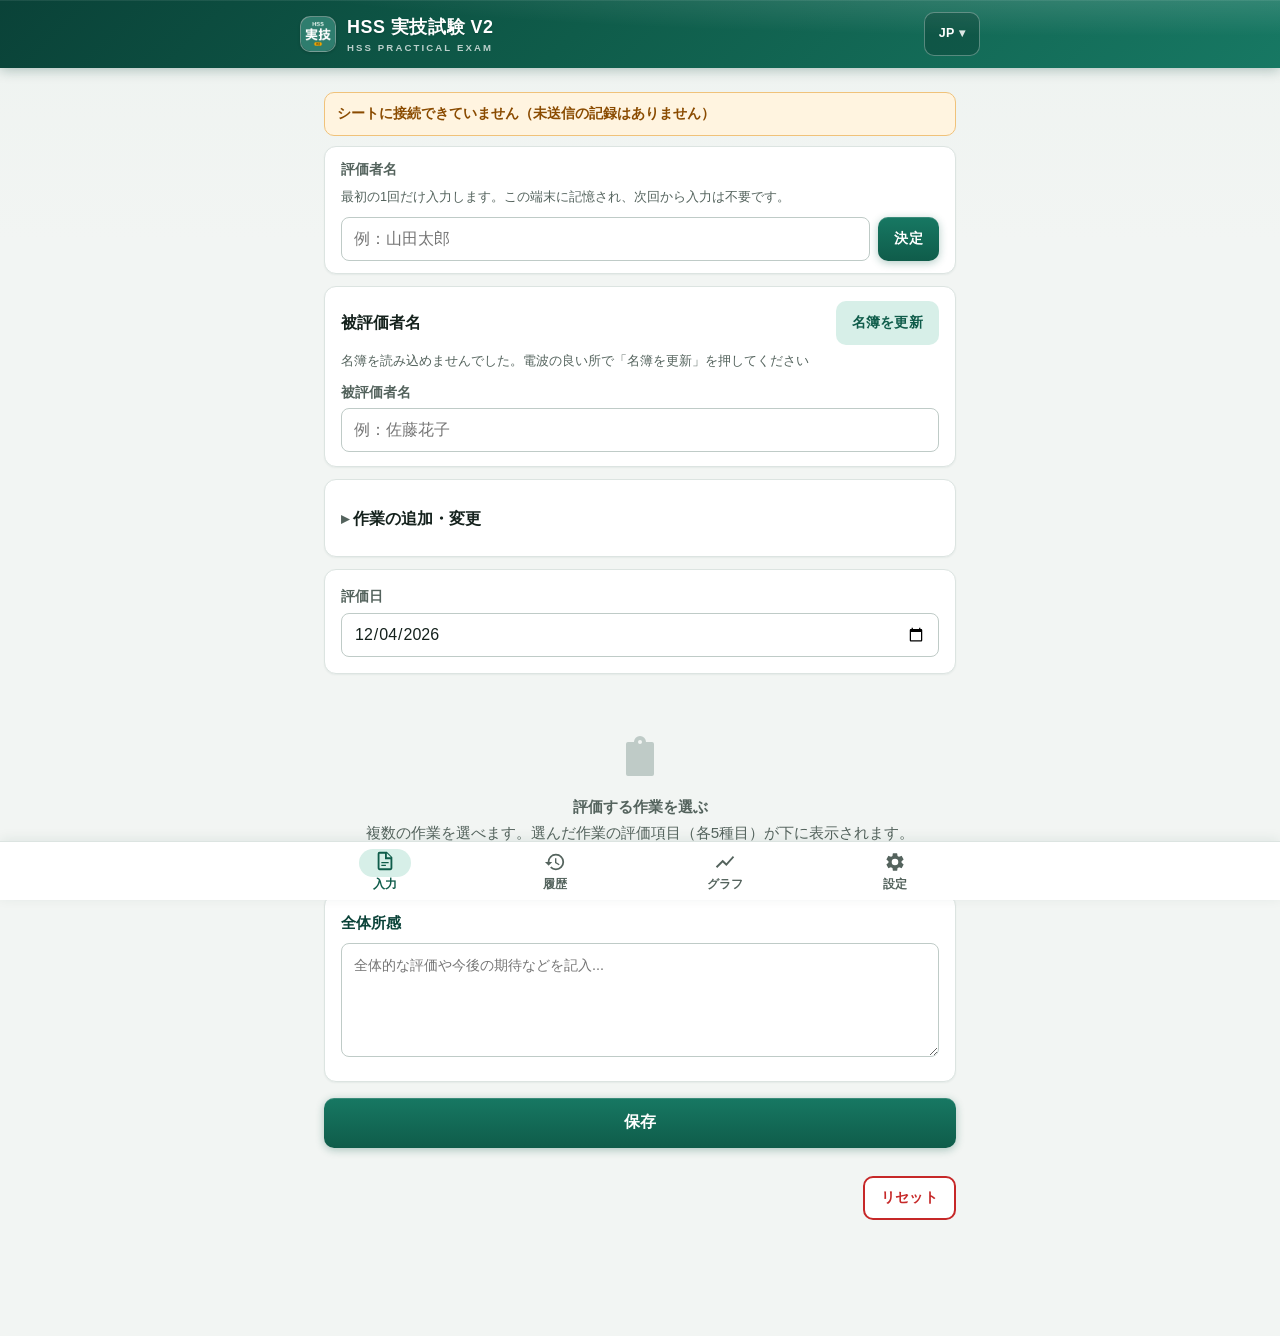
<file: index.html>
<!DOCTYPE html>
<html lang="ja">
<head>
<meta charset="UTF-8">
<meta name="viewport" content="width=device-width, initial-scale=1.0, viewport-fit=cover">
<title>HSS 実技試験 V2</title>
<meta name="description" content="HSS認定制度の実技試験V2。作業別評価専門・複数作業を選んで一括採点。オフライン対応PWA">
<meta name="color-scheme" content="light">
<meta name="theme-color" content="#0f5c4a">
<meta name="apple-mobile-web-app-capable" content="yes">
<meta name="apple-mobile-web-app-status-bar-style" content="black-translucent">
<meta name="apple-mobile-web-app-title" content="実技試験">
<link rel="manifest" href="manifest.json">
<link rel="icon" href="icon-192.png">
<link rel="apple-touch-icon" href="icon-192.png">
<script src="chart.umd.min.js" defer></script>
<link rel="stylesheet" href="styles.css">
<link rel="stylesheet" href="v2.css">
</head>
<body>

<header class="hdr">
  <div class="brand">
    <span class="brand-mk" aria-hidden="true"><img src="icon-192.png" alt="" width="36" height="36"></span>
    <div>
      <h1 data-t="appTitle">HSS 実技試験 V2</h1>
      <span class="brand-sub">HSS PRACTICAL EXAM</span>
    </div>
  </div>
  <!-- 言語切替: 今の言語だけを出す1ボタン → 押すと4言語のメニュー（採点の途中では変えないので幅を取らせない） -->
  <div class="lsw">
    <button type="button" id="lswBtn" class="lsw-btn" onclick="toggleLangMenu()" aria-expanded="false" aria-controls="lswMenu" aria-label="Language: 日本語"><span id="lswCur">JP</span><span class="lsw-car" aria-hidden="true">▾</span></button>
    <div id="lswMenu" class="lsw-menu" role="group" aria-label="Language" data-aria="ariaLang" hidden>
      <button type="button" class="on" onclick="setLang('ja')" aria-pressed="true" lang="ja" data-code="JP">JP<span class="lsw-nm">日本語</span></button>
      <button type="button" onclick="setLang('en')" aria-pressed="false" lang="en" data-code="EN">EN<span class="lsw-nm">English</span></button>
      <button type="button" onclick="setLang('vi')" aria-pressed="false" lang="vi" data-code="VI">VI<span class="lsw-nm">Tiếng Việt</span></button>
      <button type="button" onclick="setLang('id')" aria-pressed="false" lang="id" data-code="ID">ID<span class="lsw-nm">Bahasa Indonesia</span></button>
    </div>
  </div>
</header>

<!-- 新しい版の通知（採点途中なら保存後に再読み込み。途中でなければ自動で再読み込み） -->
<div class="updbar" id="updBar" role="status" aria-live="polite" hidden>
  <span data-t="updReady">新しい版のアプリがあります。</span>
  <button type="button" class="b b1 b-slim" onclick="reloadApp()" data-t="btnReloadApp">再読み込み</button>
</div>

<div class="ebar" id="editBar">
  <span data-t="editingBanner">編集中</span>
  <button onclick="redoFromEdit()" data-t="btnRedo">やり直し（新しく採点）</button>
  <button onclick="cancelEdit()" data-t="cancelEdit">取消</button>
</div>

<!-- 入力 -->
<div id="pgIn" class="pg on">
  <div class="prog" id="prog"><div class="prog-b" id="progB" role="progressbar" aria-valuemin="0" aria-valuemax="0" aria-valuenow="0"><div class="prog-f" id="progF"></div></div><span class="prog-who" id="progWho" hidden></span><span class="prog-t" id="progT"></span><button type="button" id="missNext" class="miss-next" onclick="missNext()" hidden></button></div>

  <div id="syncBar" class="syncbar" role="status" aria-live="polite"></div>

  <!-- 評価者（一度入れたら記憶） -->
  <div class="cd evbox" id="evBox">
    <div id="evShow" class="ev-show">
      <span class="ev-lbl" data-t="labelEvaluator">評価者名</span>
      <strong id="evName" class="ev-nm"></strong>
      <button class="b b3 b-slim" onclick="editEvaluator()" data-t="btnChange">変更</button>
    </div>
    <div id="evEdit" class="ev-edit">
      <label for="fEv" data-t="labelEvaluator">評価者名</label>
      <p class="wsel-hint" data-t="evHint">最初の1回だけ入力します。この端末に記憶され、次回から入力は不要です。</p>
      <div class="ev-row">
        <input type="text" id="fEv" data-ph="phEv" placeholder="例：山田太郎" autocomplete="name" enterkeyhint="done">
        <button class="b b1 b-slim" onclick="commitEvaluator()" data-t="btnOk">決定</button>
      </div>
    </div>
  </div>

  <!-- 被評価者タブ（シートの「受験者」から） -->
  <div class="cd eebox">
    <div class="wsel-hd">
      <h3 data-t="labelEvaluatee">被評価者名</h3>
      <button class="b b3 b-slim" onclick="reloadRoster()" data-t="btnReload">名簿を更新</button>
    </div>
    <div class="efarms-wrap"><div id="eeFarms" class="efarms" role="group" aria-label="Farm" data-aria="ariaFarm"></div><span class="efarms-more" id="eeFarmsMore" aria-hidden="true" hidden>›</span></div>
    <div id="eeFindBox" class="ee-find" hidden>
      <input type="search" id="eeFind" data-ph="eeFindPh" placeholder="名前で探す" aria-label="Search" data-aria="ariaSearch" autocomplete="off" enterkeyhint="search">
    </div>
    <div id="eeTabs" class="eetabs" role="group" aria-label="Evaluatee" data-aria="ariaEe"></div>
    <p id="eeNote" class="wsel-hint" aria-live="polite" hidden></p>
    <p id="eeWarn" class="eewarn" role="status" hidden></p>
    <button type="button" id="eeAdd" class="b b3 b-slim ee-add" onclick="openManualEe()" data-t="eeAddManual" hidden>＋ 名簿にない人を入力</button>
    <div id="eeManual" class="ee-manual">
      <label for="fEe" data-t="labelEvaluatee">被評価者名</label>
      <input type="text" id="fEe" data-ph="phEe" placeholder="例：佐藤花子">
    </div>
  </div>

  <!-- 作業の複数選択パネル（名簿の作業が自動で入る。手動で変更も可） -->
  <details class="cd wsel" id="wselBox">
    <summary class="wsel-hd">
      <h3 data-t="wselTitle">作業の追加・変更</h3>
      <span class="wsel-cnt" id="wselCnt" aria-live="polite"></span>
    </summary>
    <p class="wsel-hint" data-t="wselHint">名簿の人を選ぶと作業は自動で入ります。ここは作業を足す・外す時や、名簿にない人を評価する時に使います。</p>
    <div id="wselCats"></div>
    <div class="wsel-acts">
      <button class="b b2 b-slim" onclick="clearWorks()" data-t="btnClearSel">選択を全て解除</button>
    </div>
  </details>

  <div class="cd meta">
    <label for="fDate" data-t="labelDate">評価日</label>
    <input type="date" id="fDate">
  </div>

  <div id="eeCur" class="eecur" role="status" tabindex="-1" hidden></div>
  <div id="cards"></div>

  <div class="cd oasec">
    <h3 id="fOvLbl" data-t="overall">全体所感</h3>
    <textarea id="fOv" class="oata" rows="4" maxlength="4000" data-ph="phOv" aria-labelledby="fOvLbl" placeholder="全体的な評価や今後の期待などを記入..."></textarea>
  </div>
  <!-- 保存は全幅。リセット（全採点が消える）は離して小さく＝手袋での誤タップを防ぐ -->
  <div class="bg bg-save">
    <button class="b b1" id="btnSave" onclick="doSave()" data-t="btnSave">保存</button>
  </div>
  <div class="bg-reset"><button class="b b2 b-slim" onclick="doReset()" data-t="btnReset">リセット</button></div>
  <!-- ホーム画面から起動していない時の案内（Safari はホーム画面に無いサイトの保存を7日で消す）。
       名簿の1人目が初期画面に入るよう、入力タブでは末尾に置く（設定タブにも同じ案内） -->
  <details id="a2hsBar" class="a2hsbar mt12" hidden><summary data-t="a2hs">⚠ ホーム画面に追加してください（未送信の記録を守るため）</summary><span data-t="a2hsSteps"></span></details>
</div>

<!-- 履歴 -->
<div id="pgHi" class="pg">
  <div class="hctrl">
    <select id="hFil" onchange="drawHist()"><option value="" data-t="filterAll">全員</option></select>
    <button class="b b3 b-slim" onclick="doCSV()" data-t="btnCSV">CSV出力</button>
  </div>
  <div id="hList" class="hlist"></div>
</div>

<!-- グラフ -->
<div id="pgCh" class="pg">
  <div class="chc">
    <label for="chSel" data-t="selEe">被評価者を選択</label>
    <select id="chSel" onchange="onChPerson()"><option value="" data-t="selPh">-- 選択してください --</option></select>
    <label for="chWork" data-t="chWorkLbl">作業</label>
    <select id="chWork" onchange="drawCharts()"></select>
  </div>
  <div id="chArea">
    <div class="chb"><h3 data-t="chLine">平均点の推移</h3><canvas id="cvL"></canvas></div>
    <div class="chb"><h3 data-t="chRadar">種目別レーダーチャート（直近）</h3><canvas id="cvR"></canvas></div>
  </div>
  <div id="chNone" class="nd" style="display:none" data-t="selEe"></div>
</div>

<!-- 設定 -->
<div id="pgCfg" class="pg">
  <div class="cfg-blk">
    <label for="cfgUrl" data-t="sheetUrlLbl">記録用スプレッドシートの送信先URL（GAS …/exec）</label>
    <input type="url" id="cfgUrl" inputmode="url" autocomplete="off" placeholder="https://script.google.com/macros/s/…/exec">
    <label for="cfgTok" class="mt12" data-t="tokLbl">合言葉</label>
    <input type="text" id="cfgTok" autocomplete="off" autocapitalize="off" spellcheck="false">
    <div class="mt12"><button class="b b1 b-full" onclick="saveSheetUrl()" data-t="btnSaveUrl">送信先を保存して接続確認</button></div>
  </div>
  <div class="cfg-blk">
    <label for="cfgExamStart" data-t="examStartLbl">試験開始日</label>
    <input type="date" id="cfgExamStart" onchange="setExamStart(this.value)">
    <p class="cfg-hint mt12" data-t="examStartHint">この日以降の記録で「実施済・途中・残り」を数えます（2日以上に分けた試験も続きから）。前回の試験の記録が端末に残っている時に設定してください。空欄＝端末の全記録。</p>
  </div>
  <div class="cfg-blk">
    <p data-t="backupHint" class="cfg-hint">端末の故障や誤消去に備えて、全評価データを1ファイルに保存できます。復元では既存の記録は残り、新しい記録だけが追加されます。</p>
    <button class="b b4 b-full" onclick="exportAll()" data-t="expAll">⬇ 全データをバックアップ</button>
    <div class="mt12">
      <button class="b b3 b-full" onclick="document.getElementById('impAllFile').click()" data-t="impAll">⬆ バックアップから復元</button>
    </div>
    <input type="file" id="impAllFile" accept="application/json,.json" style="display:none" onchange="importAll(this)">
  </div>
  <div class="cfg-blk">
    <p class="cfg-hint" data-t="aboutHint">評価項目（各作業5種目・レベル1〜5基準）は睦沢農場「業務の目的と注意点」と現場マニュアルに基づいています。項目の変更はアプリ更新で行います。</p>
    <p class="cfg-hint" id="dataVer"></p>
    <p class="cfg-hint" id="storeSt"></p>
  </div>
</div>

<!-- モーダル -->
<div class="mo" id="modal" role="dialog" aria-modal="true" aria-labelledby="moTitle" onclick="if(event.target===this)closeMo()">
  <div class="mc" id="moBody"></div>
</div>
<div class="toast" id="toast" role="status" aria-live="polite"></div>

<!-- タブ -->
<nav class="tabs" aria-label="Main" data-aria="ariaMain">
  <button class="on" data-pg="pgIn" onclick="swTab(this)">
    <svg viewBox="0 0 24 24"><path d="M14 2H6a2 2 0 0 0-2 2v16a2 2 0 0 0 2 2h12a2 2 0 0 0 2-2V8l-6-6zM14 3.5L18.5 8H14V3.5zM6 20V4h6v6h6v10H6z"/><path d="M8 13h8v1.5H8zM8 16h5v1.5H8z"/></svg>
    <span data-t="tabIn">入力</span>
  </button>
  <button data-pg="pgHi" onclick="swTab(this)">
    <svg viewBox="0 0 24 24"><path d="M13 3a9 9 0 0 0-9 9H1l3.89 3.89.07.14L9 12H6c0-3.87 3.13-7 7-7s7 3.13 7 7-3.13 7-7 7c-1.93 0-3.68-.79-4.94-2.06l-1.42 1.42A8.954 8.954 0 0 0 13 21a9 9 0 0 0 0-18zm-1 5v5l4.28 2.54.72-1.21-3.5-2.08V8H12z"/></svg>
    <span data-t="tabHi">履歴</span>
  </button>
  <button data-pg="pgCh" onclick="swTab(this)">
    <svg viewBox="0 0 24 24"><path d="M3.5 18.49l6-6.01 4 4L22 6.92l-1.41-1.41-7.09 7.97-4-4L2 16.99z"/></svg>
    <span data-t="tabCh">グラフ</span>
  </button>
  <button data-pg="pgCfg" onclick="swTab(this)">
    <svg viewBox="0 0 24 24"><path d="M19.14 12.94c.04-.3.06-.61.06-.94 0-.32-.02-.64-.07-.94l2.03-1.58a.49.49 0 0 0 .12-.61l-1.92-3.32a.49.49 0 0 0-.59-.22l-2.39.96c-.5-.38-1.03-.7-1.62-.94l-.36-2.54a.48.48 0 0 0-.48-.41h-3.84a.48.48 0 0 0-.48.41l-.36 2.54c-.59.24-1.13.57-1.62.94l-2.39-.96a.49.49 0 0 0-.59.22L2.74 8.87a.48.48 0 0 0 .12.61l2.03 1.58c-.05.3-.07.62-.07.94s.02.64.07.94l-2.03 1.58a.49.49 0 0 0-.12.61l1.92 3.32c.12.22.37.29.59.22l2.39-.96c.5.38 1.03.7 1.62.94l.36 2.54c.05.24.26.41.48.41h3.84c.24 0 .44-.17.48-.41l.36-2.54c.59-.24 1.13-.56 1.62-.94l2.39.96c.22.08.47 0 .59-.22l1.92-3.32c.12-.22.07-.47-.12-.61l-2.01-1.58zM12 15.6A3.6 3.6 0 1 1 12 8.4a3.6 3.6 0 0 1 0 7.2z"/></svg>
    <span data-t="tabCfg">設定</span>
  </button>
</nav>

<script src="works-v2.js"></script>
<script src="tenant-config.js"></script>
<script src="js/config.js"></script>
<script src="js/util.js"></script>
<script src="js/i18n.js"></script>
<script src="js/data.js"></script>
<script src="js/store.js"></script>
<script src="js/person.js"></script>
<script src="js/contract.js"></script>
<script src="js/ui.js"></script>
<script src="js/sync.js"></script>
<script src="js/app.js"></script>
</body>
</html>
</file>
<file: styles.css>
/* ==============================================================
   HSS 評価システム — スタイルシート v3
   設計方針: ビジネス調・視認性最優先（高コントラスト / 44px+ タップ領域）
   構成: 1.トークン 2.ベース 3.ヘッダー 4.バー類 5.ページ/カード
        6.入力 7.採点 8.基準 9.ボタン 10.履歴 11.モーダル
        12.グラフ 13.設定 14.フィードバック 15.ナビ 16.応答/印刷
   ============================================================== */

/* ---------- 1. デザイントークン ---------- */
*,*::before,*::after{box-sizing:border-box;margin:0;padding:0}
:root{
  /* ブランド（深緑） */
  --pri:#177863;
  --pri-d:#0f5c4a;
  --pri-dd:#0a4238;
  --pri-l:#d7efe8;
  --pri-ll:#eef8f4;
  /* スコア5段階（信号系・文字色はWCAG 4.5:1以上を各背景で担保）
     背景が明るい 2〜4 は濃色文字、暗い 1・5 は白文字 */
  --s5:#12753a;--s5-tx:#ffffff;
  --s4:#7cb342;--s4-tx:#1f3308;
  --s3:#f6b100;--s3-tx:#4a3800;
  --s2:#f57c00;--s2-on:#401f00;--s2-tx:#a34700;
  --s1:#c62828;--s1-tx:#c62828;
  --s1-l:#fdecea;--s2-l:#fff3e0;
  /* ニュートラル */
  --bg:#f2f5f3;
  --card:#ffffff;
  --txt:#14211c;
  --sub:#54635d;
  --bdr:#dce4e1;
  --bdr-strong:#bfcbc7;
  /* 形状・影（ブランド色を含む多層シャドウ） */
  --r-sm:8px;--r:12px;--r-lg:18px;
  --sh:0 1px 2px rgba(10,66,56,.05),0 3px 12px rgba(10,66,56,.06);
  --sh-lg:0 6px 16px rgba(10,66,56,.10),0 16px 40px rgba(10,66,56,.14);
  /* タップ領域の最低寸法 */
  --tap:44px;
  --fs-work:1.55rem;--fs-item:1.3rem;--fs-num:1.05rem;--fs-ui:.8rem;
  --sp-1:4px;--sp-2:8px;--sp-3:12px;--sp-4:16px;--sp-5:24px;--r-pill:999px;
  --sh-sel:0 6px 14px rgba(10,66,56,.22);--ring:0 0 0 3px #fff,0 0 0 5px var(--sc,var(--pri));
  --ease:cubic-bezier(.2,.8,.2,1);--dur:.18s;
  /* iOS セーフエリア */
  --safe-b:env(safe-area-inset-bottom,0px);
  color-scheme:light;
  accent-color:var(--pri);
}

/* ---------- 2. ベース ---------- */
html{font-size:16px;-webkit-text-size-adjust:100%;scrollbar-color:var(--bdr-strong) transparent}
body{
  font-family:"Noto Sans JP",-apple-system,BlinkMacSystemFont,"Hiragino Kaku Gothic ProN","Yu Gothic UI",Meiryo,sans-serif;
  font-feature-settings:"palt";
  background:var(--bg);
  background-image:linear-gradient(180deg,#eef3f0 0%,var(--bg) 240px);
  color:var(--txt);line-height:1.6;min-height:100vh;
  padding-bottom:calc(84px + var(--safe-b));
  -webkit-tap-highlight-color:transparent;
}
::-webkit-scrollbar{width:10px;height:10px}
::-webkit-scrollbar-thumb{background:var(--bdr-strong);border-radius:5px;border:2px solid var(--bg)}
::-webkit-scrollbar-track{background:transparent}
:focus-visible{outline:3px solid var(--pri);outline-offset:2px;border-radius:4px}
::selection{background:var(--pri-l)}
button{touch-action:manipulation}

/* ---------- 3. ヘッダー ---------- */
.hdr{
  background:
    radial-gradient(130% 160% at 88% -30%,rgba(255,255,255,.20),transparent 52%),
    linear-gradient(135deg,var(--pri-dd) 0%,var(--pri-d) 45%,var(--pri) 100%);
  color:#fff;padding:11px 16px;
  padding-top:calc(11px + env(safe-area-inset-top,0px));
  display:flex;align-items:center;gap:10px;
  /* 貼り付けない: 採点中に固定で残すのは進捗と作業見出しだけ（言語は採点の途中で変えない） */
  position:relative;z-index:100;
  box-shadow:0 1px 0 rgba(255,255,255,.08) inset,0 2px 12px rgba(10,66,56,.30);
}
.brand{display:flex;align-items:center;gap:11px;flex:1;min-width:0}
.brand>div{min-width:0}
.brand-mk{
  flex-shrink:0;width:36px;height:36px;border-radius:10px;
  background:linear-gradient(160deg,rgba(255,255,255,.22),rgba(255,255,255,.08));
  border:1px solid rgba(255,255,255,.30);
  box-shadow:0 1px 3px rgba(0,0,0,.18),0 1px 0 rgba(255,255,255,.14) inset;
  display:flex;align-items:center;justify-content:center;overflow:hidden;
}
.brand-mk img{width:100%;height:100%;object-fit:cover;border-radius:inherit;display:block}
.hdr h1{font-size:1.04rem;font-weight:700;letter-spacing:.03em;white-space:nowrap;overflow:hidden;text-overflow:ellipsis;text-shadow:0 1px 2px rgba(0,0,0,.15)}
.hdr .brand-sub{display:block;font-size:.6rem;font-weight:600;color:rgba(255,255,255,.72);letter-spacing:.22em;line-height:1.3;text-transform:uppercase}
.lsw{position:relative;flex-shrink:0}
/* 今の言語だけの1ボタン（押すと4言語のメニュー） */
.lsw-btn{
  display:inline-flex;align-items:center;justify-content:center;gap:4px;
  min-width:56px;min-height:44px;padding:0 10px;border-radius:10px;
  background:rgba(0,0,0,.18);border:1px solid rgba(255,255,255,.30);color:#fff;
  font:inherit;font-size:.78rem;font-weight:700;letter-spacing:.04em;cursor:pointer;
  transition:background var(--dur);
}
.lsw-btn:hover,.lsw-btn[aria-expanded="true"]{background:rgba(255,255,255,.16)}
.lsw-car{font-size:.75rem;opacity:.85}
.lsw-menu{
  position:absolute;right:0;top:calc(100% + 6px);z-index:120;min-width:196px;
  display:flex;flex-direction:column;gap:2px;padding:4px;
  background:#fff;border:1px solid var(--bdr);border-radius:12px;box-shadow:0 8px 24px rgba(10,66,56,.22);
}
.lsw-menu[hidden]{display:none}
.lsw-menu button{
  display:flex;align-items:center;gap:10px;min-height:44px;padding:6px 12px;border:0;border-radius:8px;
  background:transparent;color:var(--txt);font:inherit;font-size:.78rem;font-weight:800;letter-spacing:.04em;
  text-align:left;cursor:pointer;
}
.lsw-menu .lsw-nm{font-size:.92rem;font-weight:600;letter-spacing:0}
.lsw-menu button:hover{background:var(--pri-ll)}
.lsw-menu button.on{background:var(--pri-l);color:var(--pri-dd)}
.lsw-menu button.on::after{content:"✓";margin-left:auto;font-weight:800;color:var(--pri-d)}
/* スマホ幅: 飾りの英字サブタイトルは出さず、アプリ名は切らずに折り返す（ヘッダー56〜60px） */
@media(max-width:479.98px){
  .hdr{padding:6px 12px;padding-top:calc(6px + env(safe-area-inset-top,0px));gap:8px}
  .brand{gap:9px}
  .hdr .brand-sub{display:none}
  .hdr h1{font-size:.95rem;line-height:1.2;white-space:normal;overflow:visible;text-overflow:clip;overflow-wrap:anywhere}
}

/* ---------- 4. モード切替・豚舎/作業バー・編集バナー ---------- */
.modebar{display:flex;background:#fff;border-bottom:1px solid var(--bdr);box-shadow:0 1px 3px rgba(10,66,56,.04)}
.modebar button{
  flex:1;min-height:var(--tap);padding:12px 8px;border:none;background:#fff;
  font-size:.93rem;font-weight:700;letter-spacing:.01em;color:var(--sub);cursor:pointer;
  border-bottom:3px solid transparent;
  transition:color var(--dur),border-color var(--dur),background var(--dur);
}
.modebar button:hover{color:var(--pri-d);background:var(--pri-ll)}
.modebar button.on{color:var(--pri-d);border-bottom-color:var(--pri);background:var(--pri-ll)}
.modebar button:active{transform:scale(.98)}

.barnbar{display:flex;align-items:center;gap:8px;background:#fff;border-bottom:1px solid var(--bdr);padding:10px 16px}
.barnbar-lbl{font-size:.82rem;font-weight:700;color:var(--sub);white-space:nowrap}
.bb-ic{flex-shrink:0;width:18px;height:18px;fill:var(--pri);}
.barnbar select{
  flex:1;max-width:320px;min-height:var(--tap);padding:9px 34px 9px 12px;
  border:2px solid var(--pri);border-radius:var(--r-sm);
  background:#fff url("data:image/svg+xml;charset=utf-8,%3Csvg xmlns='http://www.w3.org/2000/svg' width='12' height='8'%3E%3Cpath d='M1 1l5 5 5-5' fill='none' stroke='%23177863' stroke-width='2' stroke-linecap='round'/%3E%3C/svg%3E") no-repeat right 12px center;
  font-size:.95rem;font-weight:700;color:var(--pri-d);cursor:pointer;
  appearance:none;-webkit-appearance:none;
  box-shadow:0 1px 2px rgba(10,66,56,.06);
  transition:background-color var(--dur),box-shadow var(--dur);
}
.barnbar select:hover{background-color:var(--pri-ll)}
.barnbar select:focus{box-shadow:0 0 0 3px var(--pri-l)}

.ebar{
  display:none;background:var(--s2-l);border-bottom:2px solid var(--s2);
  padding:10px 16px;text-align:center;font-size:.85rem;font-weight:700;color:var(--s2-tx);
  align-items:center;justify-content:center;gap:10px;
}
.ebar.show{display:flex}
.ebar button{background:#fff;border:1.5px solid var(--s2-tx);color:var(--s2-tx);border-radius:7px;padding:5px 14px;min-height:44px;font-size:.8rem;font-weight:700;cursor:pointer;transition:background var(--dur),color var(--dur)}
.ebar button:hover{background:var(--s2-tx);color:#fff}

/* ---------- 5. ページ・カード ---------- */
.pg{display:none;padding:16px;max-width:680px;margin:0 auto}
.pg.on{display:block;animation:pgin .22s ease-out}
@keyframes pgin{from{opacity:0;transform:translateY(6px)}to{opacity:1;transform:none}}

.cd{background:var(--card);border:1px solid var(--bdr);border-radius:var(--r);padding:16px;margin-bottom:12px;box-shadow:var(--sh)}

/* 評価カードの入場を段階表示（遅延はJS側でカード通し番号から付与。見出しは対象外） */
#cards>.cd{animation:cdin .3s ease-out backwards}
@keyframes cdin{from{opacity:0;transform:translateY(8px)}to{opacity:1;transform:none}}

/* セクション見出し */
.stit{
  display:flex;align-items:baseline;gap:8px;
  font-size:.97rem;font-weight:700;letter-spacing:.02em;color:var(--pri-dd);
  padding:10px 2px 8px;margin-top:14px;margin-bottom:12px;
  border-bottom:2px solid var(--pri);
}
.stit::before{content:"";width:5px;height:1.05em;border-radius:3px;background:linear-gradient(180deg,var(--pri),var(--pri-d));align-self:center;flex-shrink:0}
.stit .stit-sub{font-size:.75rem;color:var(--sub);font-weight:600;margin-left:4px}

/* ---------- 6. メタ入力・所感 ---------- */
.meta label{display:block;font-size:.85rem;font-weight:700;color:var(--sub);margin-bottom:5px}
.meta input{
  width:100%;min-height:var(--tap);padding:10px 12px;
  border:1.5px solid var(--bdr-strong);border-radius:var(--r-sm);
  font-size:1rem;font-family:inherit;margin-bottom:14px;outline:0;background:#fff;color:var(--txt);
  transition:border-color var(--dur),box-shadow var(--dur);
}
.meta input:hover{border-color:var(--pri)}
.meta input:focus{border-color:var(--pri);box-shadow:0 0 0 3px var(--pri-l)}
.meta input:last-child{margin-bottom:0}

.oasec h3{font-size:.95rem;margin-bottom:8px;color:var(--pri-dd)}
.ec textarea,.oata{
  width:100%;padding:10px 12px;border:1.5px solid var(--bdr-strong);border-radius:var(--r-sm);
  font-size:.9rem;font-family:inherit;line-height:1.6;resize:vertical;min-height:60px;outline:0;
  background:#fff;color:var(--txt);transition:border-color var(--dur),box-shadow var(--dur);
}
.ec textarea:hover,.oata:hover{border-color:var(--pri)}
.ec textarea:focus,.oata:focus{border-color:var(--pri);box-shadow:0 0 0 3px var(--pri-l)}
.clbl{font-size:.8rem;font-weight:600;color:var(--sub);margin-bottom:4px}

/* ---------- 7. 評価カード・採点 ---------- */
.ec{border-left:4px solid var(--bdr-strong);transition:border-color .3s,box-shadow .3s}
.ec.scored{border-left-color:var(--pri)}
.ec .en{font-size:.75rem;font-weight:700;color:var(--pri);letter-spacing:.1em;font-variant-numeric:tabular-nums}
.ec .enm{font-size:1.04rem;font-weight:700;margin:4px 0;line-height:1.45}
.ec .ed{font-size:.82rem;color:var(--sub);margin-bottom:12px;line-height:1.55}

/* 点数ボタン: 各スコア色を --sc に集約（下端ヒント/ホバー/選択で共用） */
.sr{display:flex;gap:clamp(3px,1.2vw,6px);margin-bottom:10px}   /* 狭い画面ではすき間を詰めてラベルの幅を確保 */
.sb{
  flex:1;min-width:0;min-height:58px;padding:4px 1px 6px;border:2px solid var(--bdr-strong);border-radius:10px;background:#fff;
  font-size:1.15rem;font-weight:700;font-variant-numeric:tabular-nums;color:var(--txt);cursor:pointer;
  display:flex;flex-direction:column;align-items:center;justify-content:center;gap:1px;
  position:relative;overflow:hidden;
  transition:transform var(--dur),border-color var(--dur),background var(--dur),box-shadow var(--dur),color var(--dur);
}
.sb::after{content:"";position:absolute;left:0;right:0;bottom:0;height:4px;background:var(--sc,transparent);opacity:.55;transition:opacity var(--dur)}
.sb[data-s="5"]{--sc:var(--s5)}
.sb[data-s="4"]{--sc:var(--s4)}
.sb[data-s="3"]{--sc:var(--s3)}
.sb[data-s="2"]{--sc:var(--s2)}
.sb[data-s="1"]{--sc:var(--s1)}
.sb .sl{
  /* 点数の意味を伝える唯一のラベル: 切らない（幅に合わせて縮め、足りなければ2行。高さは2行分でそろえる） */
  font-size:clamp(.6rem,2.6vw,.7rem);font-weight:600;color:var(--sub);line-height:1.1;letter-spacing:-.01em;
  text-align:center;padding:0;max-width:100%;overflow-wrap:anywhere;hyphens:auto;-webkit-hyphens:auto;
  min-height:2.2em;display:flex;align-items:center;justify-content:center;
}
.sb:hover{border-color:var(--sc,var(--pri));background:var(--pri-ll)}
.sb:active{transform:scale(.94)}
.sb.sel{background:var(--sc);border-color:transparent;box-shadow:0 3px 10px rgba(10,66,56,.24)}
.sb.sel::after{opacity:0}
.sb[data-s="5"].sel{color:var(--s5-tx)}
.sb[data-s="5"].sel .sl{color:rgba(255,255,255,.92)}
.sb[data-s="4"].sel{color:var(--s4-tx)}
.sb[data-s="4"].sel .sl{color:var(--s4-tx)}
.sb[data-s="3"].sel{color:var(--s3-tx)}
.sb[data-s="3"].sel .sl{color:var(--s3-tx)}
.sb[data-s="2"].sel{color:var(--s2-on)}
.sb[data-s="2"].sel .sl{color:var(--s2-on)}
.sb[data-s="1"].sel{color:#fff}
.sb[data-s="1"].sel .sl{color:rgba(255,255,255,.92)}

/* 未採点警告 */
.ec.warn{border-left-color:var(--s1);box-shadow:0 0 0 2px var(--s1-l),var(--sh);animation:shake .4s}
@keyframes shake{0%,100%{transform:translateX(0)}25%{transform:translateX(-4px)}75%{transform:translateX(4px)}}

/* 採点進捗バー */
.prog{position:sticky;top:0;z-index:90;background:var(--bg);display:flex;align-items:center;gap:10px;padding:6px 0 14px;margin-bottom:8px}
/* 進捗バーは .prog の下端の全幅の線（未採点ボタンが出ても潰れない） */
.prog-b{position:absolute;left:0;right:0;bottom:3px;height:6px;background:#dbe3e0;border-radius:6px;overflow:hidden;box-shadow:inset 0 1px 2px rgba(10,66,56,.10)}
.prog-f{position:relative;overflow:hidden;height:100%;background:linear-gradient(90deg,var(--pri) 0%,var(--pri-d) 100%);border-radius:6px;width:0;transition:width .3s ease}
.prog-f.done{background:linear-gradient(90deg,var(--s4) 0%,var(--s5) 100%)}
/* 全項目採点完了の光沢スイープ */
.prog-f.done::after{
  content:"";position:absolute;inset:0;
  background:linear-gradient(105deg,transparent 30%,rgba(255,255,255,.55) 50%,transparent 70%);
  animation:shine 1.6s ease-out .2s 2;transform:translateX(-100%);
}
@keyframes shine{to{transform:translateX(100%)}}
/* 未採点がある間は「採点済 x/y」の代わりに「未採点 n 件・次へ」だけを出す（件数の表示は1つ） */
.prog.has-miss{padding-top:0;padding-bottom:10px}
.prog.has-miss .prog-t{display:none}
.prog-t{font-size:.8rem;font-weight:700;color:var(--pri-d);white-space:nowrap;font-variant-numeric:tabular-nums}

/* ---------- 7.5 マニュアル深リンク（作業評価 → genba-manual該当ページ） ---------- */
.man-link{
  display:flex;align-items:center;gap:10px;
  min-height:var(--tap);padding:10px 16px;margin:2px 0 4px;
  background:var(--card);border:1px solid var(--pri);border-radius:var(--r);
  color:var(--pri-d);font-weight:700;font-size:.92rem;text-decoration:none;
  box-shadow:var(--sh);
}
.man-link:hover{background:var(--pri-ll)}
.man-link svg{width:20px;height:20px;fill:var(--pri);flex:none}

/* ---------- 8. 評価基準（レベル1〜5） ---------- */
.crit-tg{
  width:100%;min-height:44px;margin:2px 0 10px;
  background:var(--pri-ll);border:1px solid var(--pri);color:var(--pri-d);
  border-radius:var(--r-sm);padding:9px 12px;font-size:.82rem;font-weight:700;cursor:pointer;text-align:center;
  transition:background var(--dur);
}
.crit-tg:hover{background:var(--pri-l)}
.crit-tg:active{transform:scale(.98)}
.crit{display:none;margin:0 0 12px;border:1px solid var(--bdr);border-radius:10px;overflow:hidden;background:#fff;box-shadow:var(--sh)}
.crit.open{display:block;animation:pgin .18s ease-out}
.crit-k{padding:10px 12px;background:var(--pri-ll);font-size:.8rem;color:var(--sub);line-height:1.55;border-bottom:1px solid var(--bdr)}
.crit-k b{color:var(--pri-dd);margin-right:6px}
.crit-lv{display:flex;gap:10px;padding:11px 12px;border-bottom:1px solid #eef2f1;cursor:pointer;align-items:flex-start;transition:background var(--dur)}
.crit-lv:last-child{border-bottom:none}
.crit-lv:hover{background:var(--pri-ll)}
.crit-lv:active{background:var(--pri-l)}
.crit-lv.sel{background:var(--pri-l);box-shadow:inset 4px 0 0 var(--pri)}
.crit-n{flex-shrink:0;width:30px;height:30px;border-radius:8px;color:#fff;font-weight:700;display:flex;align-items:center;justify-content:center;font-size:.95rem;box-shadow:0 1px 3px rgba(10,66,56,.18)}
.crit-t{font-size:.875rem;line-height:1.55}
.crit-t b{display:block;font-size:.76rem;color:var(--sub);margin-bottom:2px}

/* ---------- 9. アクションボタン ---------- */
.bg{display:flex;gap:10px;margin:16px 0}
.b{
  flex:1;min-height:50px;padding:14px;border:none;border-radius:10px;
  font-size:1rem;font-weight:700;letter-spacing:.02em;font-family:inherit;cursor:pointer;
  transition:transform var(--dur),background var(--dur),box-shadow var(--dur),filter var(--dur);
}
.b:active{transform:scale(.97)}
.b1{background:linear-gradient(180deg,var(--pri) 0%,var(--pri-d) 100%);color:#fff;box-shadow:0 2px 8px rgba(15,92,74,.32),0 1px 0 rgba(255,255,255,.15) inset}
.b1:hover{filter:brightness(1.08)}
.b2{background:#fff;color:var(--s1-tx);border:2px solid var(--s1)}
.b2:hover{background:var(--s1-l)}
.b3{background:var(--pri-l);color:var(--pri-d)}
.b3:hover{background:#c5e6dc}
.b4{background:var(--s2-l);color:var(--s2-tx);border:2px solid var(--s2)}
.b4:hover{background:#ffe4c2}
.b-full{width:100%}
.b-slim{flex:0 0 auto;min-height:var(--tap);padding:10px 16px;font-size:.85rem}

/* ---------- 10. 履歴 ---------- */
.hctrl{display:flex;gap:8px;margin-bottom:16px}
.hctrl select{
  flex:1;min-height:var(--tap);padding:10px 34px 10px 12px;
  border:1.5px solid var(--bdr-strong);border-radius:var(--r-sm);font-size:.9rem;font-family:inherit;
  background:#fff url("data:image/svg+xml;charset=utf-8,%3Csvg xmlns='http://www.w3.org/2000/svg' width='12' height='8'%3E%3Cpath d='M1 1l5 5 5-5' fill='none' stroke='%2354635d' stroke-width='2' stroke-linecap='round'/%3E%3C/svg%3E") no-repeat right 12px center;
  appearance:none;-webkit-appearance:none;outline:0;color:var(--txt);
  transition:border-color var(--dur),box-shadow var(--dur);
}
.hctrl select:hover{border-color:var(--pri)}
.hctrl select:focus{border-color:var(--pri);box-shadow:0 0 0 3px var(--pri-l)}
.hlist{display:flex;flex-direction:column;gap:8px}
.hi{
  background:var(--card);border:1px solid var(--bdr);border-radius:var(--r);
  padding:14px 16px;box-shadow:var(--sh);cursor:pointer;
  display:flex;justify-content:space-between;align-items:center;gap:10px;
  transition:border-color var(--dur),box-shadow var(--dur),transform var(--dur);
}
.hi:hover{border-color:var(--pri);box-shadow:var(--sh-lg);transform:translateY(-1px)}
.hi:active{background:var(--pri-ll);transform:scale(.99)}
.hi .hii{flex:1;min-width:0}
.hi .hid{font-size:.78rem;color:var(--sub);font-variant-numeric:tabular-nums}
.hi .hin{font-weight:700;font-size:.97rem;line-height:1.5}
.hi .hiw{display:inline-block;font-size:.75rem;font-weight:600;color:var(--pri-d);background:var(--pri-l);border-radius:6px;padding:1px 8px;vertical-align:1px}
.hi .hia{
  flex-shrink:0;min-width:56px;text-align:center;
  font-size:1.25rem;font-weight:700;font-variant-numeric:tabular-nums;
  color:var(--pri-d);background:var(--pri-ll);border:1px solid var(--pri-l);
  border-radius:10px;padding:6px 8px;line-height:1.2;
}
.hi .hia.av4{color:var(--s5);background:#ecf7ee;border-color:#d3ecd8}
.hi .hia.av3{color:#6b5200;background:#fff8e1;border-color:#f0e3b8}
.hi .hia.av2{color:var(--s2-tx);background:var(--s2-l);border-color:#ffe0b2}
.hi .hia.av1{color:var(--s1);background:var(--s1-l);border-color:#f5c6c2}

/* ---------- 11. モーダル ---------- */
.mo{
  display:none;position:fixed;inset:0;background:rgba(10,29,24,.58);
  backdrop-filter:blur(3px);-webkit-backdrop-filter:blur(3px);
  z-index:300;overflow-y:auto;overscroll-behavior:contain;
  padding:24px 12px calc(24px + var(--safe-b));
}
/* モーダル表示中は背面のスクロールを止める */
body.mo-open{overflow:hidden}
.mo.show{display:block;animation:moin .18s ease-out}
@keyframes moin{from{opacity:0}to{opacity:1}}
.mc{background:#fff;border-radius:var(--r-lg);max-width:560px;margin:0 auto;padding:20px 18px;box-shadow:var(--sh-lg);animation:mcin .22s ease-out}
@keyframes mcin{from{opacity:0;transform:translateY(14px)}to{opacity:1;transform:none}}
.mh{display:flex;justify-content:space-between;align-items:center;margin-bottom:16px;padding-bottom:12px;border-bottom:1px solid var(--bdr)}
.mh h3{font-size:1.04rem;color:var(--pri-dd)}
.mx{background:0;border:0;font-size:1.5rem;cursor:pointer;padding:4px 10px;min-width:44px;min-height:44px;color:var(--sub);border-radius:8px;line-height:1;transition:background var(--dur),color var(--dur)}
.mx:hover{background:var(--bg);color:var(--txt)}
.di{padding:10px 0;border-bottom:1px solid #eef2f1}
.di:last-of-type{border-bottom:none}
.dih{display:flex;justify-content:space-between;align-items:center;gap:8px}
.din{font-weight:600;font-size:.9rem;line-height:1.5}
.dis{flex-shrink:0;font-weight:700;font-size:1rem;font-variant-numeric:tabular-nums;padding:2px 11px;border-radius:7px;color:#fff}
.dic{font-size:.85rem;color:var(--sub);margin-top:4px;line-height:1.55}
.dov{margin-top:12px;padding:12px;background:var(--pri-ll);border:1px solid var(--pri-l);border-left:3px solid var(--pri);border-radius:var(--r-sm);font-size:.9rem;line-height:1.6}
.ma{display:flex;gap:8px;margin-top:20px;padding-top:16px;border-top:1px solid var(--bdr)}
.ma .b{flex:1}
/* スコアチップ共通（基準リストの番号・詳細のスコア） */
.sb5{background:var(--s5);color:var(--s5-tx)}
.sb4{background:var(--s4);color:var(--s4-tx)}
.sb3{background:var(--s3);color:var(--s3-tx)}
.sb2{background:var(--s2);color:var(--s2-on)}
.sb1{background:var(--s1);color:#fff}
/* モーダル内の破壊的操作: 面積を絞ったテキストボタン */
.bt-danger{flex:0 0 auto;background:none;border:none;color:var(--s1);padding:14px 10px;min-height:50px}
.bt-danger:hover{background:var(--s1-l)}

/* ---------- 12. グラフ ---------- */
.chc,.chb{background:var(--card);border:1px solid var(--bdr);border-radius:var(--r);padding:16px;margin-bottom:16px;box-shadow:var(--sh)}
.chc label{font-size:.85rem;font-weight:700;color:var(--sub);display:block;margin-bottom:6px}
.chc select{
  width:100%;min-height:var(--tap);padding:10px 34px 10px 12px;
  border:1.5px solid var(--bdr-strong);border-radius:var(--r-sm);font-size:.9rem;font-family:inherit;
  background:#fff url("data:image/svg+xml;charset=utf-8,%3Csvg xmlns='http://www.w3.org/2000/svg' width='12' height='8'%3E%3Cpath d='M1 1l5 5 5-5' fill='none' stroke='%2354635d' stroke-width='2' stroke-linecap='round'/%3E%3C/svg%3E") no-repeat right 12px center;
  appearance:none;-webkit-appearance:none;outline:0;color:var(--txt);
  transition:border-color var(--dur),box-shadow var(--dur);
}
.chc select:hover{border-color:var(--pri)}
.chc select:focus{border-color:var(--pri);box-shadow:0 0 0 3px var(--pri-l)}
.chb h3{font-size:.9rem;margin-bottom:12px;color:var(--sub);font-weight:700}
.chb canvas{width:100%!important;max-height:300px}
.nd{
  text-align:center;color:var(--sub);padding:40px 16px;font-size:.95rem;line-height:1.7;
  background:var(--card);border:1.5px dashed var(--bdr-strong);border-radius:var(--r);
}

/* ---------- 13. 設定画面 ---------- */
.cfg-sec{margin-bottom:24px}
.cfg-sec-hdr{display:flex;align-items:center;gap:8px;margin-bottom:8px}
.cfg-sec-hdr input{
  flex:1;min-height:var(--tap);font-size:.95rem;font-weight:700;font-family:inherit;padding:8px 12px;
  border:1.5px solid var(--bdr-strong);border-radius:var(--r-sm);outline:0;color:var(--pri-dd);background:#fff;
  transition:border-color var(--dur),box-shadow var(--dur);
}
.cfg-sec-hdr input:focus{border-color:var(--pri);box-shadow:0 0 0 3px var(--pri-l)}
.cfg-item{background:var(--card);border:1px solid var(--bdr);border-radius:var(--r);padding:12px;margin-bottom:8px;box-shadow:var(--sh);border-left:3px solid var(--pri)}
.cfg-item .ci-row{display:flex;gap:6px;align-items:center;margin-bottom:6px}
.cfg-item input{flex:1;min-height:40px;padding:8px 10px;border:1.5px solid var(--bdr-strong);border-radius:6px;font-size:.9rem;font-family:inherit;outline:0;background:#fff;transition:border-color var(--dur),box-shadow var(--dur)}
.cfg-item input:focus{border-color:var(--pri);box-shadow:0 0 0 3px var(--pri-l)}
.cfg-item .ci-desc{font-size:.85rem;color:var(--sub)}
.cfg-item textarea{width:100%;padding:8px 10px;border:1.5px solid var(--bdr-strong);border-radius:6px;font-size:.85rem;font-family:inherit;resize:none;min-height:40px;outline:0;color:var(--sub);background:#fff;transition:border-color var(--dur),box-shadow var(--dur)}
.cfg-item textarea:focus{border-color:var(--pri);box-shadow:0 0 0 3px var(--pri-l)}
.ci-btns{display:flex;gap:4px;flex-shrink:0}
.ci-btns button{
  width:44px;height:44px;border:1px solid var(--bdr-strong);border-radius:var(--r-sm);background:#fff;cursor:pointer;
  font-size:1rem;display:flex;align-items:center;justify-content:center;color:var(--sub);transition:all var(--dur);
}
.ci-btns button:hover{background:var(--pri-l);color:var(--pri-d);border-color:var(--pri)}
.ci-btns button.del:hover{background:var(--s1-l);color:var(--s1);border-color:var(--s1)}
.cfg-add{display:flex;gap:8px;margin-top:8px}
.cfg-add button{
  flex:1;min-height:var(--tap);padding:10px;border:2px dashed var(--bdr-strong);border-radius:var(--r);
  background:0;font-size:.85rem;font-weight:700;font-family:inherit;color:var(--sub);cursor:pointer;transition:all var(--dur);
}
.cfg-add button:hover{border-color:var(--pri);color:var(--pri-d);background:var(--pri-ll)}
.cfg-blk{margin-top:28px;border-top:1px dashed var(--bdr-strong);padding-top:18px}
.cfg-hint{font-size:.8rem;color:var(--sub);line-height:1.6;margin:0 0 12px}
.mt12{margin-top:12px}.mt24{margin-top:24px}

/* ---------- 14. フィードバック（トースト） ---------- */
.toast{
  position:fixed;bottom:calc(96px + var(--safe-b));left:50%;
  transform:translateX(-50%) translateY(20px);
  background:#1c2a26;color:#fff;padding:12px 24px;border-radius:24px;
  font-size:.9rem;font-weight:600;opacity:0;transition:opacity .3s,transform .3s;
  z-index:400;pointer-events:none;white-space:nowrap;max-width:calc(100vw - 32px);
  overflow:hidden;text-overflow:ellipsis;
  box-shadow:0 6px 16px rgba(10,29,24,.30),0 1px 0 rgba(255,255,255,.08) inset;
}
.toast.show{opacity:1;transform:translateX(-50%) translateY(0)}
.toast.err{background:#b3261e}

/* ---------- 15. 下部ナビ ---------- */
.tabs{
  position:fixed;bottom:0;left:0;right:0;background:rgba(255,255,255,.96);
  backdrop-filter:blur(10px);-webkit-backdrop-filter:blur(10px);
  display:flex;border-top:1px solid var(--bdr);z-index:100;
  box-shadow:0 -2px 12px rgba(10,66,56,.08);
  padding-bottom:var(--safe-b);
}
.tabs button{
  flex:1;min-height:58px;padding:9px 2px 7px;border:none;background:0;
  font-size:.75rem;font-weight:600;font-family:inherit;color:var(--sub);cursor:pointer;
  display:flex;flex-direction:column;align-items:center;justify-content:center;gap:3px;
  transition:color var(--dur);position:relative;
}
.tabs button svg{width:22px;height:22px;fill:currentColor;transition:transform var(--dur);position:relative;z-index:1}
/* アクティブタブ: アイコン背後のピル */
.tabs button::before{
  content:"";position:absolute;top:7px;left:50%;transform:translateX(-50%) scaleX(.6);
  width:52px;height:28px;border-radius:14px;background:var(--pri-l);
  opacity:0;transition:opacity .18s,transform .18s;
}
.tabs button:hover{color:var(--pri-d)}
.tabs button.on{color:var(--pri-d);font-weight:700}
.tabs button.on::before{opacity:1;transform:translateX(-50%) scaleX(1)}
.tabs button.on svg{transform:translateY(-1px)}

/* ---------- 作業評価: プレースホルダ ---------- */
.pickwork{text-align:center;color:var(--sub);padding:48px 20px;font-size:.95rem;line-height:1.7}
.pickwork .pw-ic{width:48px;height:48px;fill:var(--bdr-strong);display:block;margin:0 auto 12px}

/* ---------- 16. 応答（画面幅・動作抑制・印刷） ---------- */
@media(min-width:640px){
  .pg{padding:24px}
  .sb{min-height:62px;font-size:1.25rem}
  .sb .sl{font-size:.75rem}
  .hdr h1{font-size:1.12rem}
  .hdr{padding:12px 24px}
}
/* 広幅: ヘッダー・バー・下部ナビをコンテンツ列(680px)に揃える */
@media(min-width:900px){
  .hdr,.modebar,.barnbar,.ebar{padding-left:calc(50% - 340px);padding-right:calc(50% - 340px)}
  .tabs{padding-left:calc(50% - 340px);padding-right:calc(50% - 340px)}
}
/* タッチ端末: 16px未満の入力欄はiOSがフォーカス時に自動ズームするため16pxへ引き上げ */
@media(pointer:coarse){
  .ec textarea,.oata,.hctrl select,.chc select,.barnbar select,
  .cfg-item input,.cfg-item textarea,.cfg-sec-hdr input{font-size:16px}
}
@media(prefers-reduced-motion:reduce){
  *,*::before,*::after{animation-duration:.01ms!important;transition-duration:.01ms!important;scroll-behavior:auto!important}
}
@media print{
  body{background:#fff;padding-bottom:0}
  .hdr,.modebar,.barnbar,.ebar,.tabs,.toast{display:none!important}
  .mo{position:static;display:block!important;background:#fff;padding:0;backdrop-filter:none}
  .mc{box-shadow:none;max-width:none}
  .pg{display:none!important}
  .mo.show~*{display:none}
}
</file>
<file: v2.css>
/* v2.css — V2専用の追加スタイル（作業複数選択パネル・作業見出し・詳細の作業グループ） */

/* 作業選択パネル */
.wsel{padding:16px}
.wsel-hd{display:flex;align-items:center;justify-content:space-between;gap:8px}
.wsel-hd h3{margin:0;font-size:1rem}
.wsel-cnt{font-size:.8rem;font-weight:700;color:#fff;background:var(--brand,#177863);border-radius:999px;padding:2px 10px;min-height:0}
.wsel-cnt:empty{display:none}
.wsel-hint{font-size:.8rem;color:var(--sub,#54635d);margin:6px 0 10px}
.wsel-acts{margin-top:10px;display:flex;justify-content:flex-end}

.wcat{border:1px solid var(--line,#e3eae7);border-radius:10px;margin-bottom:8px;background:var(--bg2,#fff);overflow:hidden}
.wcat summary{display:flex;align-items:center;justify-content:space-between;gap:8px;list-style:none;cursor:pointer;padding:10px 14px;font-weight:700;min-height:44px}
.wcat summary::-webkit-details-marker{display:none}
.wcat summary::before{content:'▸';margin-right:6px;color:var(--sub,#54635d);transition:transform var(--dur)}
.wcat[open] summary::before{transform:rotate(90deg)}
.wcat-nm{flex:1}
.wcat-ct{font-size:.75rem;color:var(--sub,#54635d);background:var(--bg3,#eef2f0);border-radius:999px;padding:2px 8px}
.wcat-ct.has{color:#fff;background:var(--brand,#177863)}
.wcat-ls{padding:4px 10px 10px;display:grid;grid-template-columns:1fr;gap:4px}
@media(min-width:560px){.wcat-ls{grid-template-columns:1fr 1fr}}

.wchk{display:flex;align-items:center;gap:8px;padding:8px 10px;border-radius:8px;cursor:pointer;min-height:44px;border:1px solid transparent}
.wchk:hover{background:var(--bg3,#eef2f0)}
.wchk.on{background:rgba(23,120,99,.08);border-color:rgba(23,120,99,.35)}
.wchk input{width:20px;height:20px;accent-color:var(--brand,#177863);flex:none}
.wchk-no{font-size:.75rem;font-weight:700;color:var(--sub,#54635d);background:var(--bg3,#eef2f0);border-radius:6px;padding:2px 6px;flex:none;min-width:26px;text-align:center}
.wchk.on .wchk-no{color:#fff;background:var(--brand,#177863)}
.wchk-nm{font-size:.9rem}

/* 採点エリアの作業見出し: 進捗バーの下に貼り付く（作業8つ=40枚でも、今どの作業か・何枚残りかが常に見える） */
/* 貼り付く見出しは常に1行（vi/id の長い作業名でも高さを増やさない＝採点できる範囲を削らない）。全文と「今回は実施しない」は直下の .wsub（貼り付かない） */
.wshd{position:sticky;top:var(--stk,96px);z-index:80;display:flex;flex-wrap:nowrap;align-items:center;gap:6px 10px;margin:22px 2px 10px;padding:8px 10px 8px 14px;border-radius:10px;background:var(--brand,#177863);color:#fff;box-shadow:0 2px 8px rgba(10,66,56,.25)}
.wsec:first-child>.wshd,.wnav+.wsec>.wshd{margin-top:6px}
/* カードのフェードは人を選んだ最初の構築だけ（#cards.anim は buildCards(true) が付けて1回で外す）。作業の追加/外し・言語切替ではちらつかせない */
#cards.anim .wsec>.cd{animation:cdin .3s ease-out backwards}
.wshd-ct{font-size:.8rem;font-weight:800;background:#fff;color:#0f5a49;border-radius:999px;padding:2px 9px;font-variant-numeric:tabular-nums;white-space:nowrap}
.wshd-ct.full{background:#e3f5ec}
.wsub{display:flex;align-items:flex-start;gap:8px;margin:0 2px 12px;padding:0 4px}


.wshd-skip{flex:none;margin-left:auto;min-height:var(--tap,44px);max-width:48%;padding:4px 10px;border-radius:8px;border:1.5px solid var(--brand,#177863);background:#fff;color:var(--brand,#177863);font:inherit;font-size:.78rem;font-weight:700;cursor:pointer;line-height:1.25;text-align:center}
.wshd-skip:focus-visible{outline:3px solid #f0a500;outline-offset:2px}
#cards .ec{scroll-margin-top:calc(var(--stk,96px) + 64px)}
/* 作業の目次（タップでその作業へ・作業ごとの x/5・今日済んだ作業は「済」） */
/* 目次は農場チップと同じ1段の横スクロール（vi/id でも縦に伸びない） */
.wnav{display:flex;flex-wrap:nowrap;gap:6px;margin:4px 0 8px;overflow-x:auto;-webkit-overflow-scrolling:touch;scrollbar-width:none;padding:2px;
  -webkit-mask-image:linear-gradient(90deg,#000 calc(100% - 22px),transparent);mask-image:linear-gradient(90deg,#000 calc(100% - 22px),transparent)}
.wnav::-webkit-scrollbar{display:none}
.wnav-c{flex:none;display:inline-flex;align-items:center;gap:6px;max-width:15em;min-height:44px;padding:6px 10px;border-radius:10px;border:1.5px solid var(--brand,#177863);background:#fff;color:var(--txt,#1d2a25);font:inherit;font-size:.85rem;font-weight:700;cursor:pointer;text-align:left}
.wnav-nm{min-width:0;white-space:nowrap;overflow:hidden;text-overflow:ellipsis}
.wnav-ct{flex:none;font-size:.75rem;font-weight:800;color:#8a4b00;background:#fff1d6;border-radius:999px;padding:1px 7px;font-variant-numeric:tabular-nums}
.wnav-ct.full{color:#0f5a49;background:#e3f5ec}
.wnav-c.done{border-color:#c9d0cd;background:#dde2e0;color:#56625d;cursor:default}
.wnav-c.done .wnav-ct{color:#fff;background:#56625d}
.wnav-c:focus-visible{outline:3px solid #f0a500;outline-offset:2px}
/* やり直し（同じ試験期間に済んでいる作業を選び直した）: 前回の日付と点 */
.wnav-c.redo{border-color:#b86e00}
.wnav-prev{flex:none;font-size:.75rem;font-weight:700;color:#7a4a00;white-space:nowrap}
.wsub-prev{display:inline-block;font-size:.78rem;font-weight:700;color:#7a4a00;background:#fff1d6;border-radius:6px;padding:0 6px}
.wchk-dn{flex:none;margin-left:auto;font-size:.75rem;font-weight:800;color:#fff;background:#56625d;border-radius:999px;padding:1px 8px}
.eetab.part{border-color:#f0a500;background:#fff8ea}
.eetab-pt{display:inline-block;margin-right:2px;padding:0 6px;border-radius:8px;background:#f0a500;color:#3d2400;font-weight:800}
.eetab.part.on{border-color:var(--brand,#177863);background:var(--brand,#177863)}
.eetab.on .eetab-pt{background:#fff;color:#0f5a49}
.wshd-no{font-size:.75rem;font-weight:700;background:rgba(255,255,255,.2);border-radius:6px;padding:2px 8px;letter-spacing:.03em}
.wshd-nm{font-weight:800;font-size:1.02rem;flex:1 1 auto;min-width:0;white-space:nowrap;overflow:hidden;text-overflow:ellipsis}
.wshd-no{flex:none;white-space:nowrap}
.wshd-ct{flex:none}
.wshd-cat{font-size:.75rem;opacity:.85}

/* 詳細モーダルの作業グループ見出し */
.dwh{display:flex;align-items:center;justify-content:space-between;gap:8px;margin:14px 0 6px;padding:6px 10px;border-radius:8px;background:var(--bg3,#eef2f0);font-weight:700}
.dwh-av{font-size:.8rem;color:var(--sub,#54635d);font-weight:700}

/* 送信状態バー */
.syncbar{display:flex;align-items:center;justify-content:space-between;gap:8px;margin:0 0 10px;padding:8px 12px;border-radius:10px;font-size:.85rem;font-weight:700;min-height:44px}
.syncbar:empty{display:none}
.syncbar.ok{background:rgba(23,120,99,.08);color:var(--brand,#177863)}
.syncbar.warn{background:#fff4e0;color:#8a4b00;border:1px solid #f0c27a}
.syncbar.busy{background:var(--bg3,#eef2f0);color:var(--sub,#54635d)}
.syncbar.off{background:var(--bg3,#eef2f0);color:var(--sub,#54635d);font-weight:500}
.snt{font-size:.75rem;font-weight:700;border-radius:6px;padding:1px 6px;margin-left:4px;white-space:nowrap}
.snt.ok{color:var(--brand,#177863);background:rgba(23,120,99,.1)}
.snt.ng{color:#8a4b00;background:#fff4e0}

/* 評価者（記憶） */
.evbox{padding:12px 16px}
.ev-show{display:flex;align-items:center;gap:10px;min-height:44px}
.ev-lbl{font-size:.8rem;color:var(--sub,#54635d);flex:none}
.ev-nm{flex:1;font-size:1.05rem;min-width:0;overflow:hidden;text-overflow:ellipsis;white-space:nowrap}
.ev-row{display:flex;gap:8px;align-items:stretch}
.ev-row input{flex:1;min-width:0;font-size:16px}
.ev-row .b{flex:none}

/* 被評価者：農場チップ=1段の横スクロール（選択中を中央へ）／人=縦に折り返すグリッド（未実施が先・実施済みは灰色で後ろ） */
.eebox{padding:14px 16px;scroll-margin-top:120px}
.eebox .wsel-hd h3{font-size:1rem;margin:0}
.efarms{position:relative;display:flex;flex-wrap:nowrap;gap:6px;overflow-x:auto;-webkit-overflow-scrolling:touch;scrollbar-width:none;padding:8px 2px 2px;margin:0 -2px;
  -webkit-mask-image:linear-gradient(90deg,#000 calc(100% - 22px),transparent);mask-image:linear-gradient(90deg,#000 calc(100% - 22px),transparent)}
.efarms::-webkit-scrollbar{display:none}
.efarms:empty{display:none}
.fchip{flex:none;display:inline-flex;align-items:center;gap:6px;min-height:44px;padding:6px 12px;border-radius:999px;border:1.5px solid var(--line,#d5dfdb);background:var(--bg2,#fff);color:inherit;font:inherit;font-size:.9rem;font-weight:700;cursor:pointer;white-space:nowrap}
.fchip-ct{font-size:.75rem;font-weight:800;color:#8a4b00;background:#fff1d6;border-radius:999px;padding:1px 7px}
.fchip-ct.zero{color:var(--brand,#177863);background:rgba(23,120,99,.12)}
.fchip.on{border-color:var(--brand,#177863);background:var(--brand,#177863);color:#fff}
.fchip.on .fchip-ct{background:#fff;color:var(--brand,#177863)}
.fchip:focus-visible{outline:3px solid #f0a500;outline-offset:2px}
.ee-find{padding:4px 0 0}
.ee-find[hidden]{display:none}
.ee-find input{width:100%;min-height:44px;padding:10px 12px;border:2px solid var(--bdr-strong,#b9c7c1);border-radius:10px;font-size:16px;font-family:inherit;background:#fff;color:var(--txt,#1d2a25)}
.ee-find input:focus{outline:0;border-color:var(--pri,#177863);box-shadow:0 0 0 3px var(--pri-l,rgba(23,120,99,.15))}
.eetabs{display:grid;grid-template-columns:repeat(2,minmax(0,1fr));gap:8px;padding:8px 0 4px}
@media(min-width:520px){.eetabs{grid-template-columns:repeat(3,minmax(0,1fr))}}
.eetabs:empty{display:none}
.eetab{position:relative;min-width:0;display:flex;flex-direction:column;align-items:flex-start;justify-content:center;gap:2px;min-height:52px;padding:6px 12px;border-radius:12px;border:2px solid #9fb3ab;background:#fff;color:var(--txt,#1d2a25);font:inherit;cursor:pointer;text-align:left}
.eetab-nm{font-weight:800;font-size:1rem;line-height:1.25;max-width:100%;overflow:hidden;display:-webkit-box;-webkit-line-clamp:3;-webkit-box-orient:vertical;word-break:break-word}
.eetab-nm.long{font-size:.9rem}
.eetab-ct{font-size:.75rem;color:var(--sub,#54635d);font-weight:700}
.eetab.done{border-color:#c9d0cd;background:#dde2e0;color:#56625d}
.eetab.done .eetab-nm{font-weight:700}
/* 実施済みの✓はタブ右上のバッジ（名前の幅を狭めない＝長いカタカナ名が切れない） */
.eetab-ok{position:absolute;top:-7px;right:-5px;width:22px;height:22px;border-radius:50%;background:#56625d;color:#fff;font-size:.8rem;font-weight:900;line-height:22px;text-align:center;box-shadow:0 0 0 2px #fff}
.eetab.on{border-color:var(--brand,#177863);background:var(--brand,#177863);color:#fff}
.eetab.on .eetab-ct{color:rgba(255,255,255,.9)}
.eetab.on .eetab-ok{background:#fff;color:var(--brand,#177863)}
.eetab:focus-visible{outline:3px solid #f0a500;outline-offset:2px}
.eegrp{grid-column:1/-1;margin:8px 0 0;padding-top:8px;border-top:1px dashed #c9d0cd;font-size:.8rem;font-weight:800;color:#56625d}
.eetab-cm{display:inline-block;margin-left:4px;padding:0 6px;border-radius:8px;background:#e6f2ee;color:#0f5a49;font-size:.75rem;font-weight:800}
.eetab.on .eetab-cm{background:rgba(255,255,255,.9)}
.eetab-unk{max-width:100%;font-size:.75rem;font-weight:800;color:#8a3b00;background:#fff3e0;border-radius:6px;padding:1px 6px;overflow-wrap:anywhere}
.eewarn{margin:6px 0 0;padding:8px 10px;border-radius:8px;background:#fff3e0;border:1px solid #f0a500;color:#6b3400;font-size:.82rem;font-weight:700;line-height:1.45;overflow-wrap:anywhere}
.eewarn[hidden]{display:none}
.eenote-stale{padding:6px 10px;border-radius:8px;background:#fff3e0;border:1px solid #f0a500;color:#6b3400!important;font-weight:700}
.eenone{grid-column:1/-1;margin:4px 0;font-size:.9rem;color:var(--sub,#54635d)}
.ee-add{width:100%;margin-top:6px;min-height:48px}
.ee-add[hidden]{display:none}
.snt.off{color:#6b3fa0;background:#f1e9fb}
.ee-manual input{font-size:16px}

/* 作業選択は折りたたみ（名簿から自動セット） */
details.wsel>summary{list-style:none;cursor:pointer;min-height:44px}
details.wsel>summary::-webkit-details-marker{display:none}
details.wsel>summary h3::before{content:'▸ ';color:var(--sub,#54635d)}
details.wsel[open]>summary h3::before{content:'▾ '}
.evbox label,.ee-manual label,#pgCfg label[for=cfgUrl],#pgCfg label[for=cfgTok],#pgCfg label[for=cfgExamStart]{display:block;font-size:.85rem;font-weight:700;color:var(--sub);margin-bottom:5px}
.evbox input,.ee-manual input,#cfgUrl,#cfgTok,#cfgExamStart{width:100%;min-height:var(--tap,44px);padding:10px 12px;border:1.5px solid var(--bdr-strong,#b9c7c1);border-radius:var(--r-sm,8px);font-size:16px;font-family:inherit;outline:0;background:#fff;color:var(--txt,#1d2a25)}
.evbox input:focus,.ee-manual input:focus,#cfgUrl:focus{border-color:var(--pri,#177863);box-shadow:0 0 0 3px var(--pri-l,rgba(23,120,99,.15))}
.ee-manual{margin-top:8px}
/* トースト：長い文も切らずに折り返す（スマホ幅で全文が読めるように） */
.toast{white-space:normal;text-align:center;line-height:1.45;width:max-content;border-radius:16px;padding:12px 20px}

/* 選択中の被評価者（全文・農場つき）を採点カードの上に1行で */
.eecur{margin:0 2px 10px;padding:8px 12px;border-radius:10px;background:rgba(23,120,99,.08);border:1px solid rgba(23,120,99,.3);color:#0f5a49;font-size:.9rem;font-weight:700;line-height:1.4;overflow-wrap:anywhere}
.eecur[hidden]{display:none}
.eecur b{font-weight:800}
.eecur-redo{display:inline-block;margin-left:4px;padding:1px 8px;border-radius:999px;background:#fff1d6;color:#7a4a00;border:1px solid #e0a54a;font-size:.8rem;font-weight:800;white-space:nowrap}

/* 未採点の印（保存を押した時に見つかった漏れ）: 点を付けるまで残す。色だけに頼らず「⚠ 未採点」の文字と太い赤枠 */
.miss-bd{display:none}
.ec.miss{border-color:var(--s1,#c62828);border-left-color:var(--s1,#c62828);box-shadow:0 0 0 3px var(--s1,#c62828),0 0 0 6px var(--s1-l,#fdecea),var(--sh);animation:shake .4s}   /* 枠の太さは変えない（中の点数ボタンが狭くなって段階名が語の途中で折れないように）＝太い赤は外側の影で */
.ec.miss .miss-bd{display:inline-block;margin:2px 0 4px;padding:2px 10px;border-radius:999px;background:var(--s1,#c62828);color:#fff;font-size:.8rem;font-weight:800;line-height:1.5}
.ec .sr:focus{outline:none}
.ec .sr:focus-visible,.ec.miss .sr:focus{outline:3px solid #f0a500;outline-offset:3px;border-radius:10px}
/* 未採点の件数と「次へ」（貼り付く進捗の横に残る） */
.miss-next{flex:none;min-height:var(--tap,44px);padding:6px 12px;border-radius:10px;border:2px solid var(--s1,#c62828);background:#fff;color:#a01d1d;font:inherit;font-size:.82rem;font-weight:800;cursor:pointer;white-space:nowrap}
.miss-next[hidden]{display:none}
.miss-next:focus-visible{outline:3px solid #f0a500;outline-offset:2px}
/* 選んだ人の「採点中」: 貼り付く帯の下で止まる・フォーカスの枠 */
.eecur{scroll-margin-top:calc(var(--stk,96px) + 8px)}
.eecur:focus{outline:none}
.eecur:focus-visible{outline:3px solid #f0a500;outline-offset:2px}
/* 「元に戻す」付きトースト（押せる・折り返す） */
.toast.act{pointer-events:auto;display:flex;align-items:center;gap:10px;white-space:normal;border-radius:14px;padding:8px 8px 8px 16px;width:max-content;line-height:1.4}
.toast-act{flex:none;min-height:var(--tap,44px);min-width:var(--tap,44px);padding:6px 14px;border-radius:10px;border:2px solid #fff;background:transparent;color:#fff;font:inherit;font-weight:800;cursor:pointer}
.toast-act:focus-visible{outline:3px solid #f0a500;outline-offset:2px}
/* 新しい版の通知・ホーム画面への追加の案内 */
.updbar{display:flex;align-items:center;justify-content:space-between;gap:8px;margin:8px 12px;padding:8px 12px;border-radius:10px;background:#e6f2ff;color:#0b3d6b;border:1px solid #9cc4ea;font-size:.85rem;font-weight:700}
.updbar[hidden],.a2hsbar[hidden]{display:none}
.a2hsbar{margin:12px 0 10px;padding:8px 12px;border-radius:10px;background:#fff4e0;color:#8a4b00;border:1px solid #f0c27a;font-size:.8rem;line-height:1.5}
/* R18: 最初の操作の案内（名簿の先頭）・評価者名が未確定の時の目印 */
.ee-lead{margin:0 0 6px;padding:3px 8px;border-radius:var(--r-sm,8px);background:var(--pri-l,rgba(23,120,99,.12));color:var(--pri,#177863);font-weight:700;font-size:.8rem;line-height:1.4}
.evbox.ev-need{outline:2px solid var(--pri,#177863);outline-offset:2px}

/* 2026-10-06 監査対応 */
#pgCfg label[for=cfgTok]{margin-top:12px}
#cfgExamStart{display:block}
.cfg-blk:first-child{margin-top:0;border-top:0;padding-top:0}   /* 設定タブの先頭に区切り線と空白だけが出ない */
.bg-save .b{flex:1}
.bg-reset{display:flex;justify-content:flex-end;margin:28px 0 8px}   /* 保存から離す（すき間 28px） */
.a2hsbar>summary{cursor:pointer;font-weight:700;list-style:none}
.a2hsbar>summary::-webkit-details-marker{display:none}
.a2hsbar>span{display:block;margin-top:6px}
/* 点数ボタン: 手袋でも隣を押しにくいすき間・読める段階名 */
.sr{gap:clamp(5px,1.4vw,10px)}
html[lang=ja] .sb .sl{font-size:clamp(.7rem,3vw,.8rem);font-weight:700}   /* 日本語の段階名は3字前後なので大きくできる（他の言語は語の途中で折れない大きさのまま） */

/* 2026-10-06 細かい改善（第2弾） */
/* コメントは「＋ コメント」で開く（書いてあれば開いたまま）・基準は点数の下に開く */
.ec:not(.cm-open) .clbl,.ec:not(.cm-open) textarea{display:none}
.ec.cm-open .cm-add{display:none}
.ec-tools{display:flex;gap:8px;align-items:stretch;margin:2px 0 8px}
.ec-tools .crit-tg{flex:1;margin:0}
.cm-add{flex:none;min-height:44px;padding:6px 14px;border:1.5px dashed var(--bdr-strong,#b9c7c1);border-radius:10px;background:#fff;color:var(--sub,#54635d);font:inherit;font-size:.85rem;font-weight:700;cursor:pointer}
.cm-add:focus-visible{outline:3px solid #f0a500;outline-offset:2px}
/* 採点中の人（貼り付く進捗の帯に） */
.prog-who{flex:0 1 auto;min-width:0;max-width:45%;font-size:.85rem;font-weight:800;color:#0f5a49;white-space:nowrap;overflow:hidden;text-overflow:ellipsis}
.prog-who.edit{color:#8a4b00}
.prog[hidden]{display:none}
.eecur.edit{background:#fff4e0;border-color:#e0a54a;color:#7a4a00}
/* 見出しの番号・送信済みの文字のコントラスト（4.5:1 以上） */
.wshd-no{background:rgba(0,0,0,.3);font-size:.78rem}
.syncbar.ok{color:#0f5c4a}
/* 12px 未満の文字をなくす */
.tabs button{font-size:.75rem}
.ec .en{font-size:.78rem}
.fchip-ct,.wchk-no{font-size:.76rem}
/* キーボードで進んだ先が、貼り付く帯・下のタブの裏に隠れない */
html{scroll-padding-top:calc(var(--stk,96px) + 8px);scroll-padding-bottom:calc(84px + env(safe-area-inset-bottom,0px))}
/* 農場チップが横に続くことを示す › */
.efarms-wrap{position:relative}
.efarms-more{position:absolute;right:0;top:8px;bottom:2px;display:flex;align-items:center;padding:0 2px 0 10px;font-size:1.4rem;font-weight:800;color:var(--brand,#177863);pointer-events:none;background:linear-gradient(90deg,transparent,var(--card,#fff) 45%)}
.efarms-more[hidden]{display:none}
/* 画面拡大（幅が極端に狭い）時は点数ボタンを2段に・作業名を折り返す */
@media (max-width:300px){
  .sr{flex-wrap:wrap}
  .sb{flex:1 0 30%;min-width:44px}
  .wshd-nm{white-space:normal}
  .wnav{flex-wrap:wrap}
}

/* 2026-10-06 第3回監査（画面） */
.snt{font-size:.75rem}
.a2hsbar>summary{min-height:44px;display:flex;align-items:center}
.wsel-cnt{white-space:nowrap}
.fchip{max-width:78vw}
.fchip-nm{min-width:0;white-space:nowrap;overflow:hidden;text-overflow:ellipsis}
.fchip-ct{flex:none}
.wshd-nm[role=button]{cursor:pointer}
/* 段階名: 360px 以上は 12px 以上（ボタンの横の余白を詰めて、語の途中で折らない） */
.sb{padding-left:0;padding-right:0}
.sb .sl{font-size:var(--slfs,max(.62rem,min(3.34vw,.8rem)));letter-spacing:-.02em}
html[lang=ja] .sb .sl{font-size:var(--slfs,max(.7rem,min(3.4vw,.82rem)))}

/* 2026-10-06 第4回監査（画面） */
.hctrl select,.chc select{min-width:0;max-width:100%;text-overflow:ellipsis}   /* 長い名前で絞り込みが画面幅を押し広げない */
.lsw-car{font-size:.75rem}
.wshd{cursor:pointer;min-height:44px}   /* 見出し全体（44px 以上）を押すと作業名の全文 */
.wchk-dn{font-size:.75rem}

/* 2026-10-06 第10回監査（画面） */
.toast{overflow-wrap:anywhere;text-overflow:clip}   /* URL など区切りの無い長い語も途中で折り返して全文を見せる */
.wnav-c.redo{flex-wrap:wrap;row-gap:2px}   /* やり直し中: 「✓済（前回…）」は2行目へ＝作業名を潰さない */
.wnav-c.redo .wnav-prev{flex-basis:100%;white-space:normal}
.wnav-nm{min-width:2.5em}
/* 試験区分（分娩舎など）: 押すと作業一式が入る */
.wpre{display:flex;flex-wrap:wrap;align-items:center;gap:6px;margin-bottom:10px}
.wpre-lb{width:100%;font-size:.8rem;font-weight:700;color:var(--sub,#54635d)}
.wpre-b{display:inline-flex;align-items:center;gap:6px;min-height:44px;padding:8px 14px;border:1.5px solid var(--brand,#177863);border-radius:999px;background:var(--bg2,#fff);color:var(--brand,#177863);font-weight:700;font-size:.95rem;cursor:pointer}
.wpre-b.on{background:var(--brand,#177863);color:#fff}
.wpre-n{font-size:.75rem;font-weight:700;border-radius:999px;padding:1px 7px;background:var(--bg3,#eef2f0);color:var(--sub,#54635d)}
.wpre-b.on .wpre-n{background:rgba(255,255,255,.25);color:#fff}

/* ===== 2026-10-13 採点画面デザイン刷新 R1-R6（主役=種目名と選んだ点数） ===== */
/* R1 種目名 */
.ec .enm{font-size:var(--fs-item);font-weight:800;line-height:1.35;letter-spacing:-.01em;margin:2px 0 10px;overflow-wrap:anywhere}
.ec .en{font-size:var(--fs-ui);opacity:.9}
/* R4 作業の枡 */
.wsec{border:2px solid var(--bdr);border-radius:var(--r-lg);padding:0 4px 6px;margin:0 0 18px;background:rgba(255,255,255,.55);transition:border-color var(--dur) var(--ease),box-shadow var(--dur) var(--ease)}
.wsec:has(.ec:not(.scored)):not(.wsec:has(.ec:not(.scored))~*){border-color:var(--pri);box-shadow:0 0 0 1px var(--pri-l)}
.wsec>.ec{padding:14px 12px}
.wsec>.wshd{margin:0 -2px 10px;border-radius:14px;min-height:52px;padding:8px 12px;gap:8px}
.wsec:first-child>.wshd,.wnav+.wsec>.wshd{margin-top:0}
.wshd-nm{font-size:var(--fs-work);line-height:1.2;letter-spacing:-.01em}
.wshd-no,.wshd-ct{font-size:var(--fs-ui)}
#cards .ec{scroll-margin-top:calc(var(--stk,96px) + 72px)}
/* R5 skip は画面に出さない（保険） */
.wshd-skip{display:none}
.wsub:empty{display:none}
/* R2 点数ボタン */
.sr{max-width:360px;margin:0 auto 10px;padding-top:4px}
.sb{min-height:50px;font-size:var(--fs-num);padding:3px 0 5px;border-radius:var(--r-sm);transition:transform var(--dur) var(--ease),box-shadow var(--dur) var(--ease),background var(--dur),border-color var(--dur),color var(--dur)}
.sb.sel{transform:translateY(-2px);box-shadow:var(--ring),var(--sh-sel);font-weight:900}
.sb:active{transform:scale(.94)}
html[lang=ja] .sb .sl{min-height:0}   /* R2 日本語は段階名が1行なので2行ぶんの予約をやめて高さを詰める（他言語は2行予約のまま＝高さそろえ検査） */
@media(min-width:640px){.sb{min-height:52px;font-size:1.12rem}}
/* R3 基準ボタン */
.ec-tools{display:flex;gap:var(--sp-2);justify-content:space-between;align-items:center;margin:4px 0 6px}
.ec-tools .crit-tg{flex:0 0 auto;width:auto;min-height:var(--tap);min-width:var(--tap);margin:0;padding:0 12px;font-size:var(--fs-ui);border-radius:var(--r-pill);background:transparent;border:1.5px solid var(--bdr-strong);color:var(--sub);transition:background var(--dur),border-color var(--dur),color var(--dur),transform var(--dur) var(--ease)}
.ec-tools .crit-tg[aria-expanded="true"]{border-color:var(--pri);color:var(--pri-d);background:var(--pri-ll)}
.cm-add{min-height:var(--tap);font-size:var(--fs-ui);border-radius:var(--r-pill)}
.crit{border-radius:var(--r)}
@media(max-width:300px){.wshd-nm{white-space:normal;font-size:1.2rem}}

/* ===== 2026-10-14 ラウンド3 磨き込み ===== */
/* 点数ボタン: 枠なしの薄面＋下端の中央短線。選択は細いリング */
.sr{gap:clamp(3px,1.2vw,6px)}
.sb{border:1.5px solid transparent;background:#f3f6f4}
.sb:hover{background:var(--pri-ll);border-color:transparent}
.sb::after{left:25%;right:auto;width:50%;height:3px;border-radius:3px 3px 0 0;opacity:.7}
.sb.sel{border-color:transparent;box-shadow:0 0 0 2px #fff,0 0 0 4px var(--sc,var(--pri)),var(--sh-sel)}
/* カード: 枠線なし・影のみ。未採点の左縦線は出さない */
.cd{box-shadow:0 1px 2px rgba(10,66,56,.06)}
.ec{border:0;border-left:4px solid transparent}
.ec.scored{border-left-color:var(--pri)}
.ec.miss{border-left-color:var(--s1,#c62828)}
.wsec{border-width:1.5px}
/* 作業見出し: 薄い緑面＋濃緑文字 */
.wsec>.wshd,.wshd{background:var(--pri-ll);color:var(--pri-dd);box-shadow:0 1px 0 var(--pri-l)}
.wshd-no{background:var(--pri-l);color:var(--pri-dd)}
.wshd-ct,.wshd-ct.full{background:rgba(255,255,255,.7);color:var(--pri-dd)}
.wshd-ct.full{background:var(--pri-l)}
.wshd{flex-wrap:wrap}
.wshd-nm{font-size:clamp(1.5rem,6.4vw,1.7rem);white-space:nowrap;overflow:hidden;text-overflow:ellipsis;flex:1 1 5em;min-width:0}   /* 1行のまま。文字が極端に大きい時だけ見出しの2行目に回って広く使う。全文は見出しを押すと出る */
/* 基準ボタン: 枠なし・下線テキスト。コメント追加も薄く */
.ec-tools{flex-wrap:wrap}
.ec-tools .crit-tg,.ec-tools .crit-tg[aria-expanded="true"]{border:0;background:transparent;text-decoration:underline;text-underline-offset:3px;color:var(--sub);min-height:44px;max-width:100%}
.ec-tools .crit-tg[aria-expanded="true"]{color:var(--pri-d)}
.cm-add{border:1px dashed var(--bdr);background:transparent;max-width:100%;white-space:normal}
/* 文字200%でも横にはみ出さない */
.b-slim{max-width:100%;white-space:normal}
.tabs button{min-width:0;overflow-wrap:anywhere;text-align:center}
.toast{max-width:calc(100vw - 24px);max-height:30vh;overflow:auto;font-size:14px;padding:10px 16px}
.toast.act{font-size:14px}
.wsel-hd{flex-wrap:wrap}
.wsel-hd h3{min-width:0;overflow-wrap:anywhere}
@media(max-height:420px){.wshd{position:static}}
</file>
